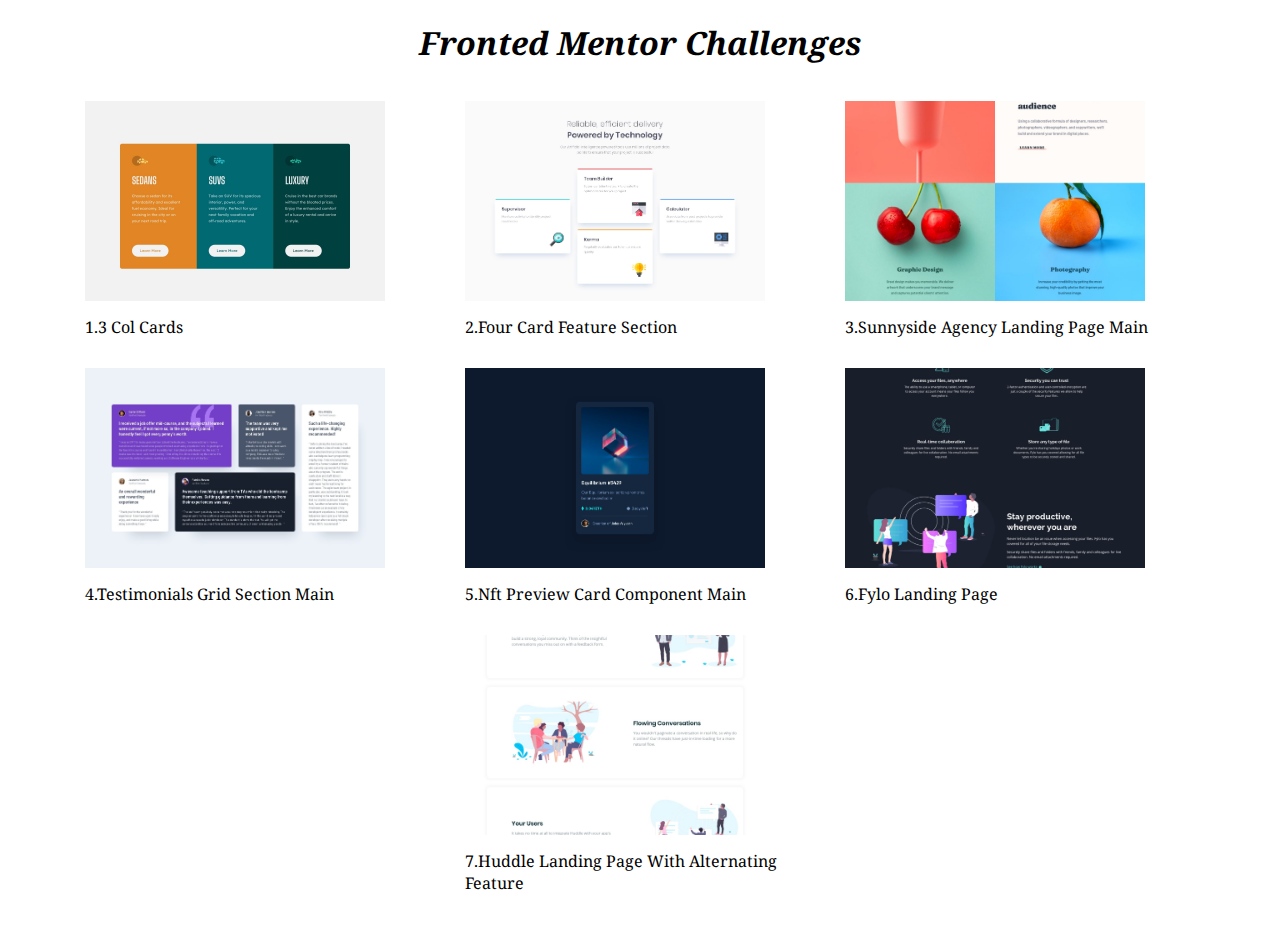
<file: index.html>
<!DOCTYPE html>
<html lang="en">
  <head>
    <meta charset="UTF-8" />
    <meta http-equiv="X-UA-Compatible" content="IE=edge" />
    <meta name="viewport" content="width=device-width, initial-scale=1.0" />
    <link rel="stylesheet" href="style.css" />
    <title>Fronted Mentor Projects</title>
  </head>
  <body>
    <div class="container">
      <h1>Fronted Mentor Challenges</h1>
      <ul id="list-projects"></ul>
    </div>
  </body>
  <script src="./script.js"></script>
</html>
</file>
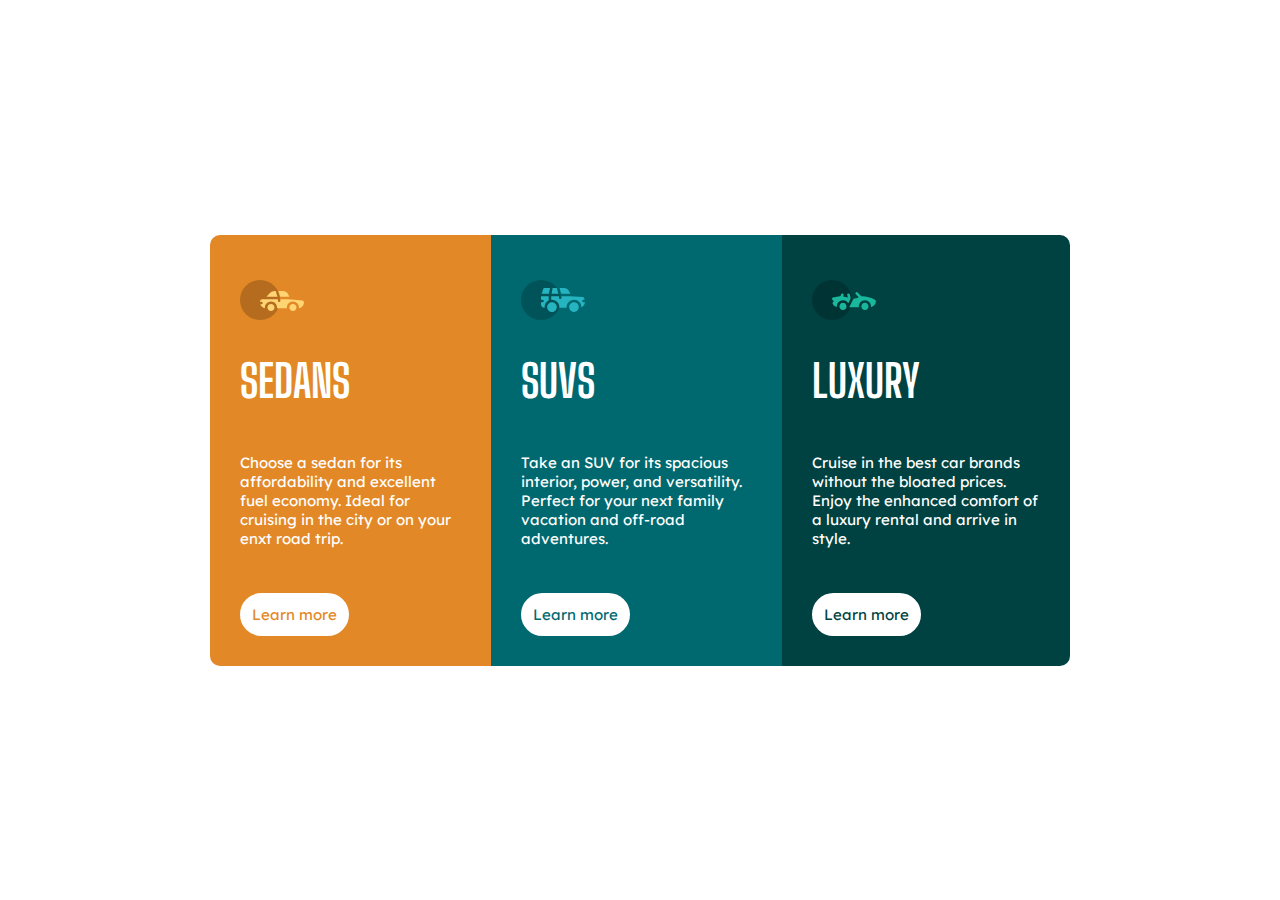
<file: 3-col-cards/index.html>
<!DOCTYPE html>
<html lang="en">
  <head>
    <meta charset="UTF-8" />
    <meta name="viewport" content="width=device-width, initial-scale=1.0" />

    <link
      rel="icon"
      type="image/png"
      sizes="32x32"
      href="./images/favicon-32x32.png"
    />
    <link rel="stylesheet" href="style.css" />
    <link rel="preconnect" href="https://fonts.gstatic.com" />
    <link
      href="https://fonts.googleapis.com/css2?family=Big+Shoulders+Display:wght@700&family=Lexend+Deca&display=swap"
      rel="stylesheet"
    />
    <title>Frontend Mentor | 3-column preview card component</title>
  </head>
  <body>
    <div class="container">
      <div class="card bright-orange">
        <img src="./images/icon-sedans.svg" alt="" />
        <h3>Sedans</h3>
        <p>
          Choose a sedan for its affordability and excellent fuel economy. Ideal
          for cruising in the city or on your enxt road trip.
        </p>
        <button class="btn">Learn more</button>
      </div>
      <div class="card dark-cyan">
        <img src="./images/icon-suvs.svg" alt="" />
        <h3>SUVs</h3>
        <p>
          Take an SUV for its spacious interior, power, and versatility. Perfect
          for your next family vacation and off-road adventures.
        </p>
        <button class="btn">Learn more</button>
      </div>
      <div class="card very-dark-cyan">
        <img src="./images/icon-luxury.svg" alt="" />
        <h3>Luxury</h3>
        <p>
          Cruise in the best car brands without the bloated prices. Enjoy the
          enhanced comfort of a luxury rental and arrive in style.
        </p>
        <button class="btn">Learn more</button>
      </div>
    </div>
    <!--
    <div class="attribution">
      Challenge by
      <a href="https://www.frontendmentor.io?ref=challenge" target="_blank"
        >Frontend Mentor</a
      >. Coded by <a href="#">Your Name Here</a>.
    </div>
  --></body>
</html>
</file>
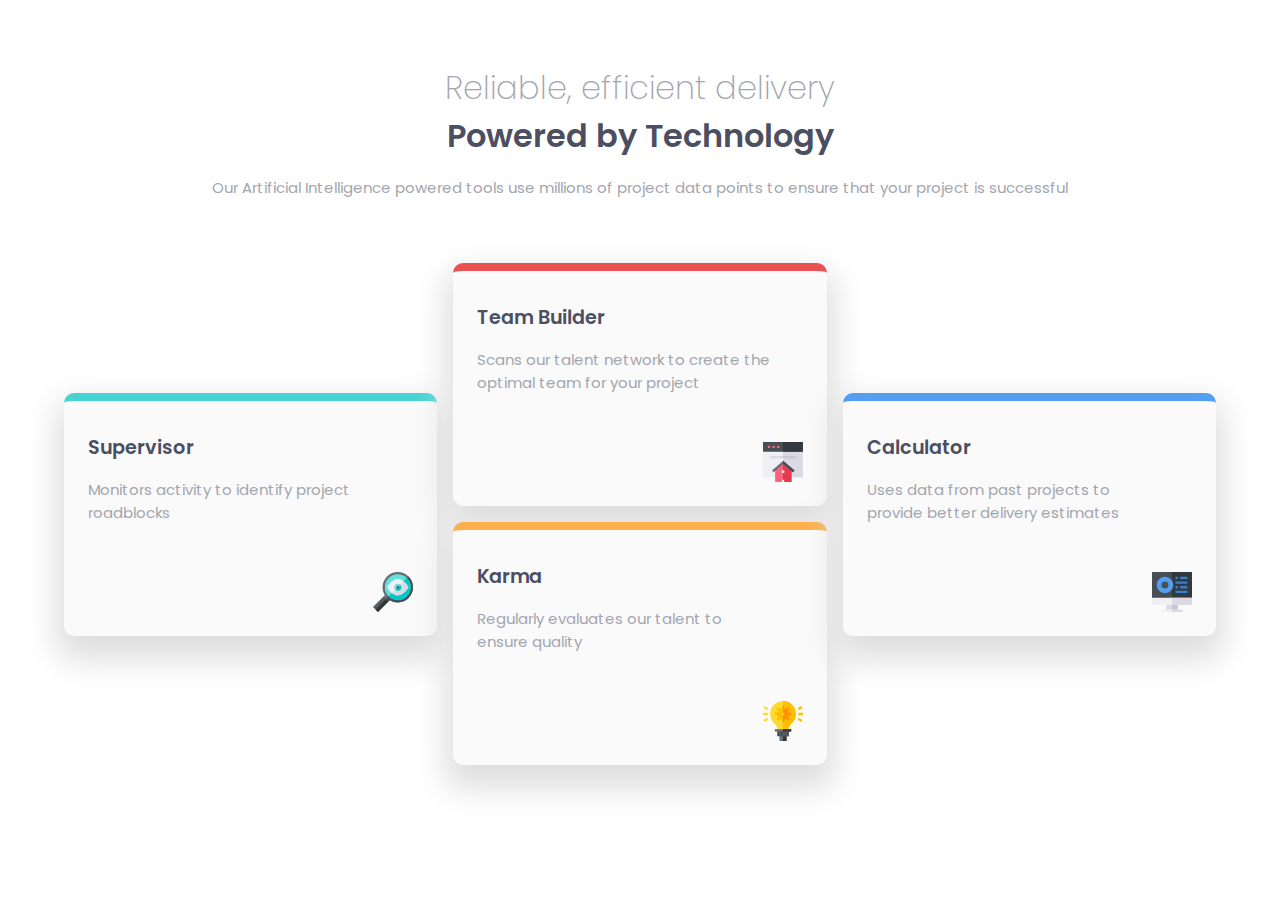
<file: four-card-feature-section/index.html>
<!DOCTYPE html>
<html lang="en">
  <head>
    <meta charset="UTF-8" />
    <meta name="viewport" content="width=device-width, initial-scale=1.0" />
    <!-- displays site properly based on user's device -->

    <link
      rel="icon"
      type="image/png"
      sizes="32x32"
      href="./images/favicon-32x32.png"
    />
    <link rel="stylesheet" href="style.css" />
    <title>Frontend Mentor | Four card feature section</title>
  </head>
  <body>
    <section class="hero-title">
      <h1>Reliable, efficient delivery</h1>
      <h1>Powered by Technology</h1>
      <p>
        Our Artificial Intelligence powered tools use millions of project data
        points to ensure that your project is successful
      </p>
    </section>
    <section class="cards-container">
         <div class="card card-supervisor">
          <h1 class="title">Supervisor</h1>
          <p>Monitors activity to identify project roadblocks</p>
          <div class="img">
            <img src="./images/icon-supervisor.svg" alt="supvervisor" /></div>
         </div>
        <div class="card card-team-builder">
          <h1 class="title">Team Builder</h1>
          <p>
            Scans our talent network to create the optimal team for your project
          </p>
          <div class="img"><img src="./images/icon-team-builder.svg" alt="team-builder" /></div>
        </div>
        <div class="card card-karma">
          <h1 class="title">Karma</h1>
          <p>Regularly evaluates our talent to ensure quality</p>
          <div class="img"><img src="./images/icon-karma.svg" alt="karma" /></div>
        </div>
      </div>
      <div class="card card-calculator">
        <h1 class="title">Calculator</h1>
        <p>Uses data from past projects to provide better delivery estimates</p>
        <div class="img"><img src="./images/icon-calculator.svg" alt="Calculator" /></div>
      </div>
    </section>
  </body>
</html>
</file>
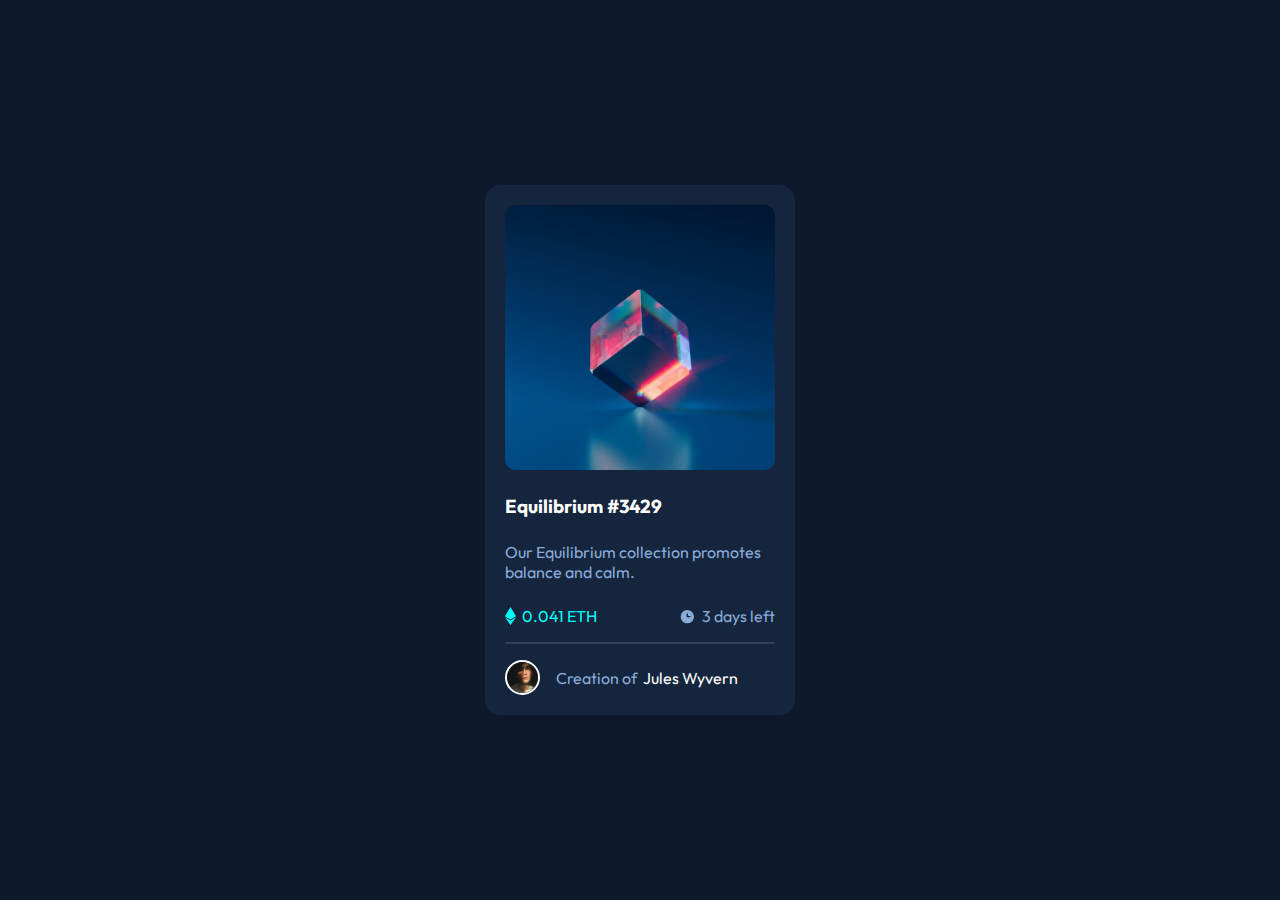
<file: nft-preview-card-component-main/index.html>
<!DOCTYPE html>
<html lang="en">
  <head>
    <meta charset="UTF-8" />
    <meta name="viewport" content="width=device-width, initial-scale=1.0" />
    <!-- displays site properly based on user's device -->

    <link
      rel="icon"
      type="image/png"
      sizes="32x32"
      href="./images/favicon-32x32.png"
    />
    <link rel="stylesheet" href="style.css" />
    <title>Frontend Mentor | NFT preview card component</title>

    <!-- Feel free to remove these styles or customise in your own stylesheet 👍 -->
  </head>
  <div class="box">
    <div class="card">
      <div class="card-img">
        <img src="./images/image-equilibrium.jpg" alt="nft-picture" />
        <div class="eyes"></div>
      </div>
      <div class="card-title"><h3>Equilibrium #3429</h3></div>
      <div class="card-info">
        <p>Our Equilibrium collection promotes balance and calm.</p>
      </div>
      <div class="card-price">
        <div>
          <img src="./images/icon-ethereum.svg" alt="etherum" /> 0.041 ETH
        </div>
        <div><img src="./images/icon-clock.svg" alt="clock" />3 days left</div>
      </div>
      <hr />
      <div class="card-footer">
        <img src="./images/image-avatar.png" alt="clock" />Creation of
        <span>Jules Wyvern</span>
      </div>
    </div>
  </div>
</html>
</file>
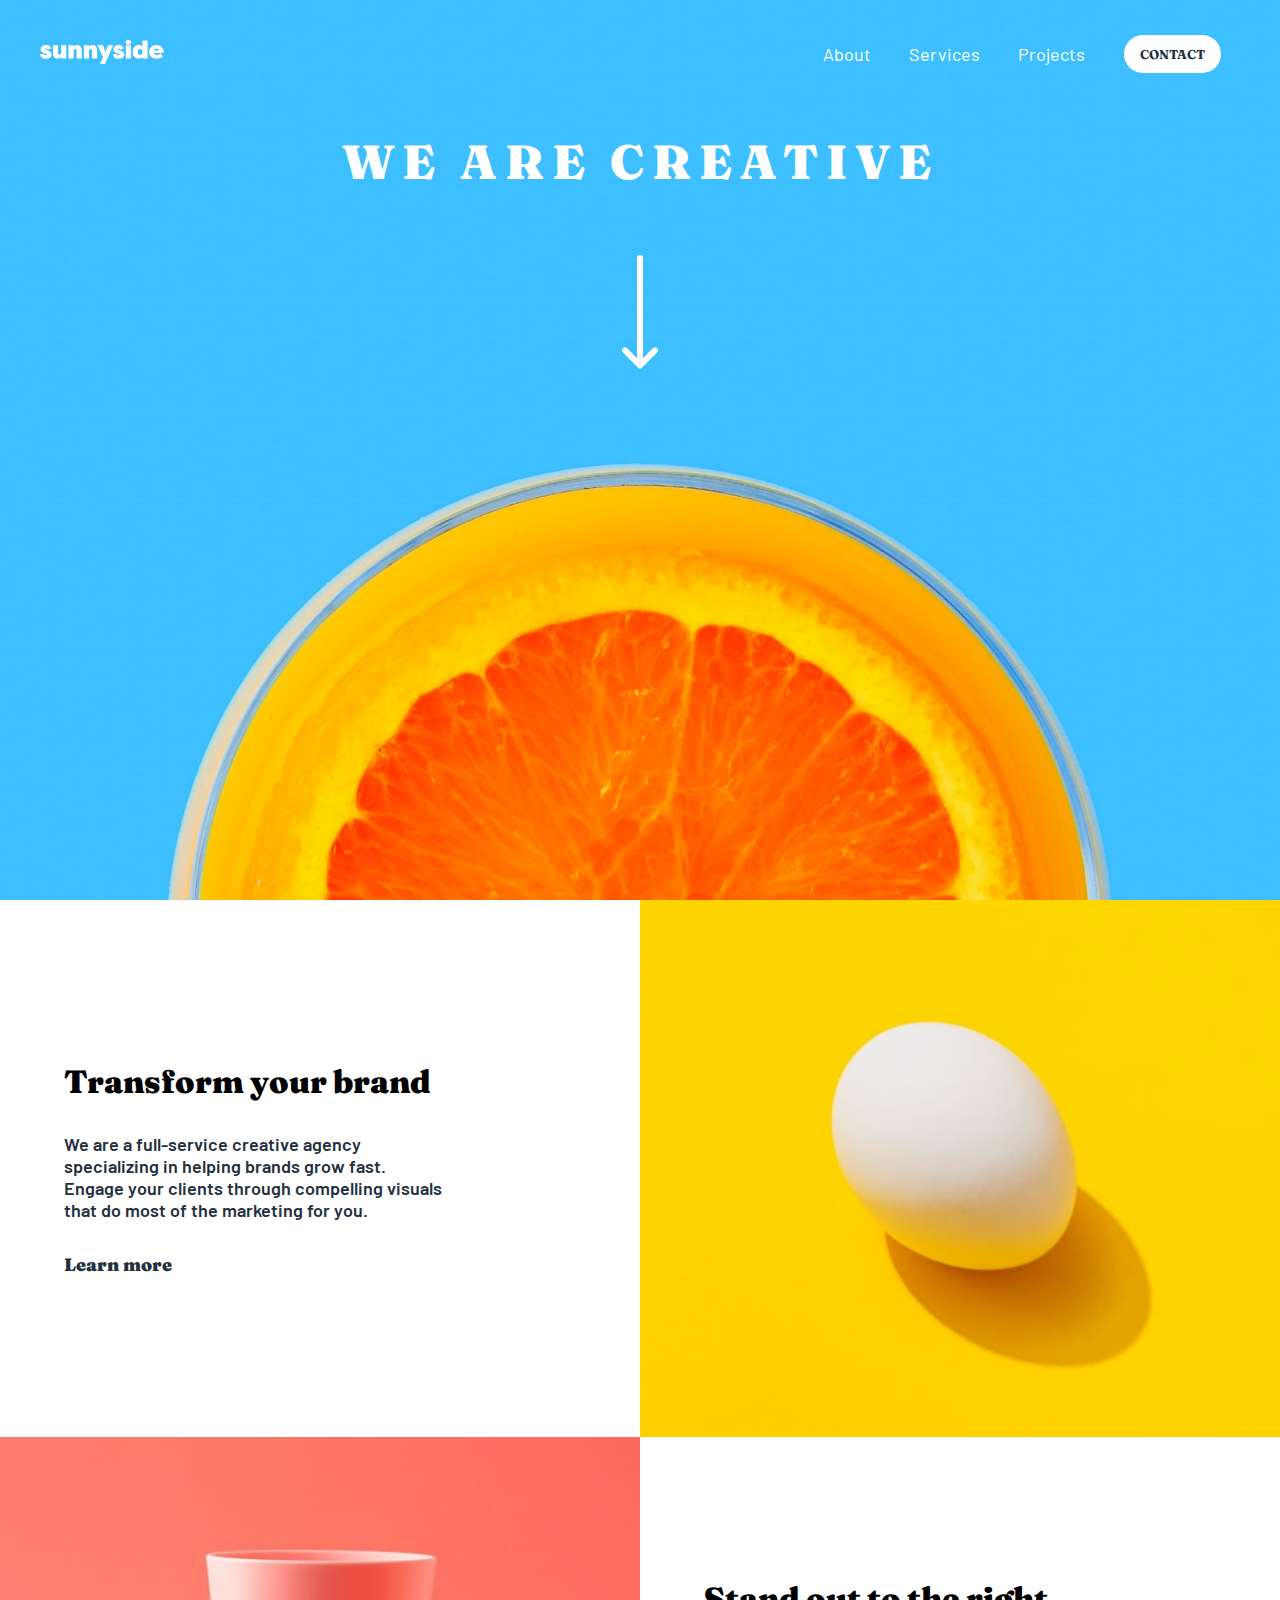
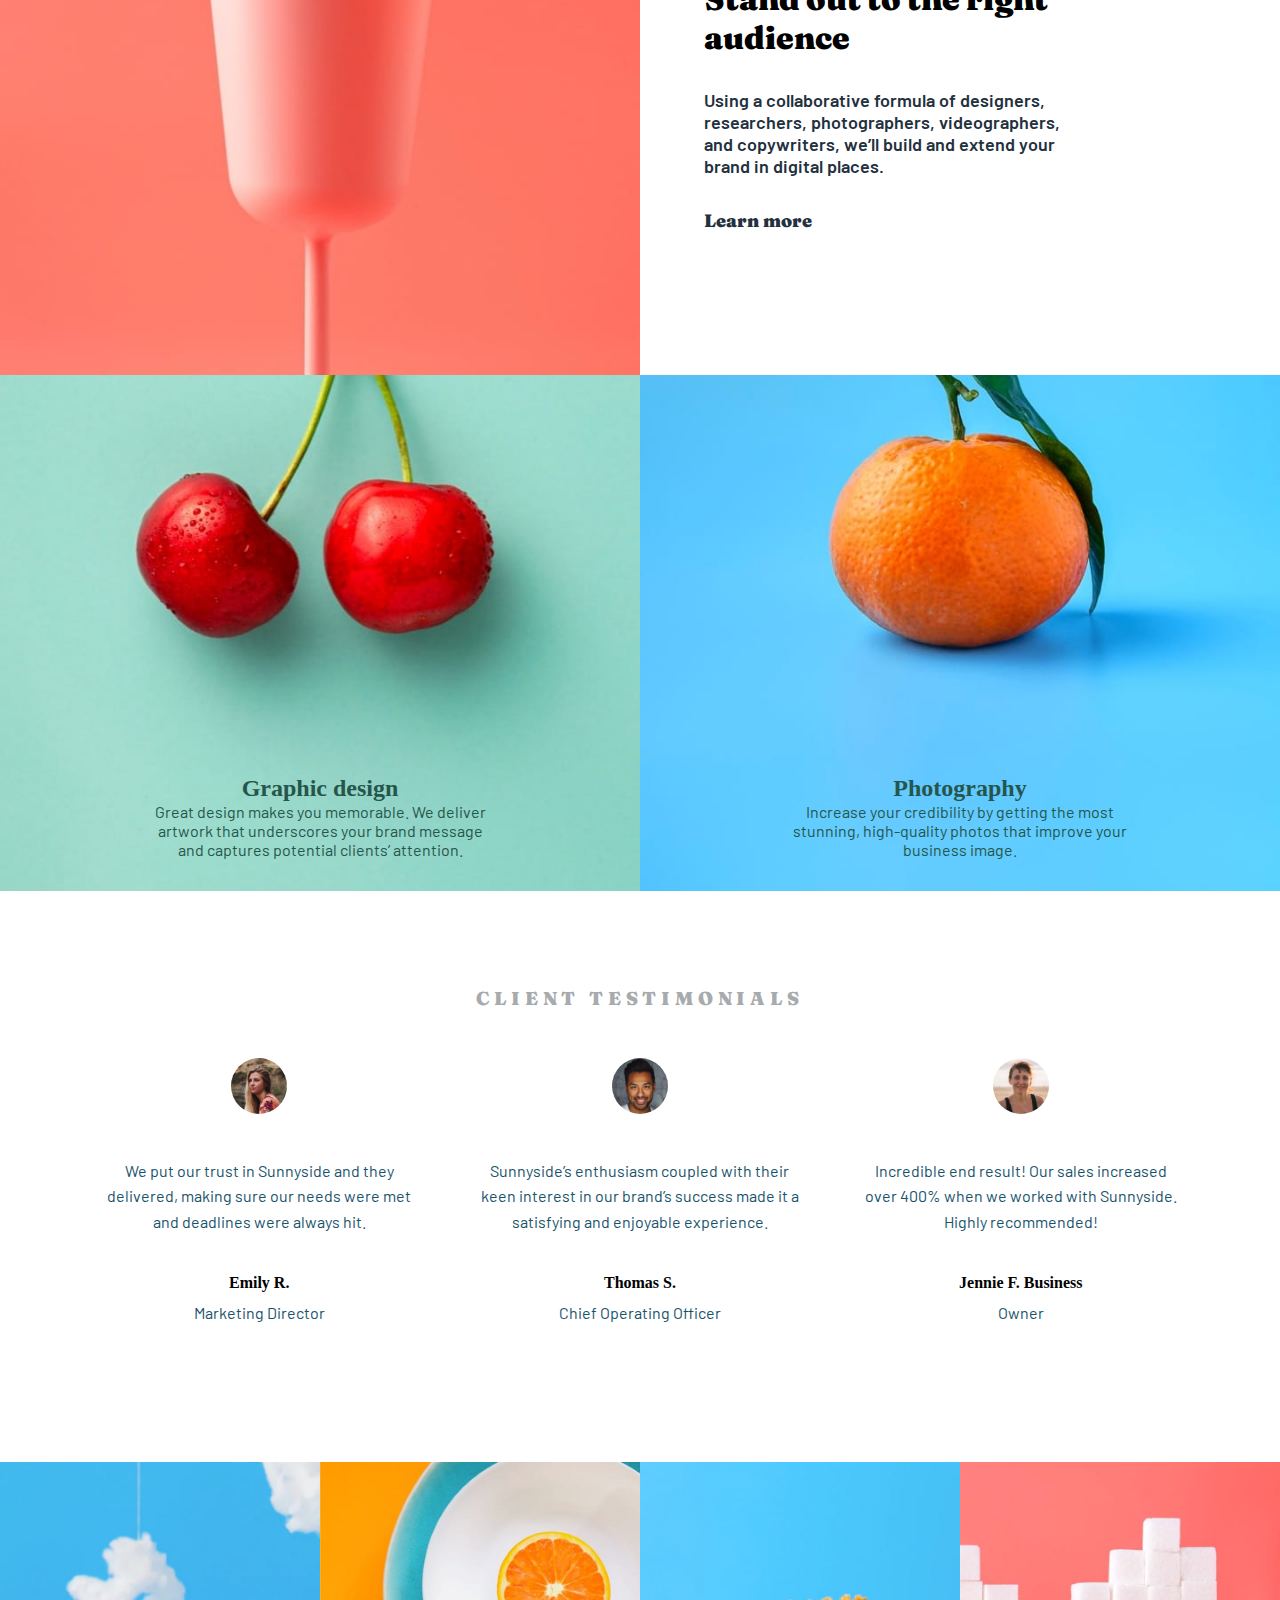
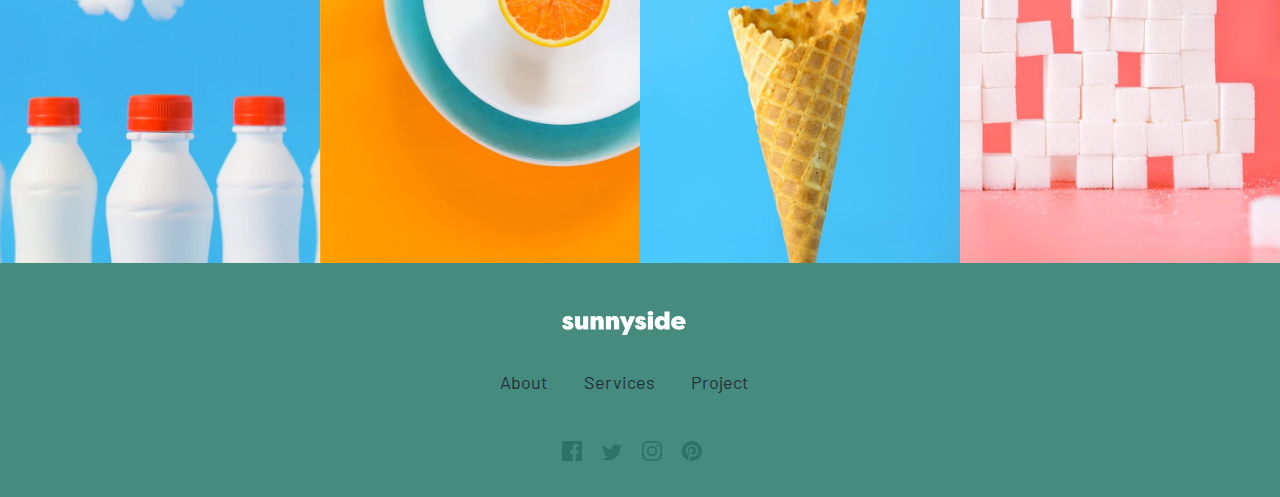
<file: old_sunnyside-agency-landing-page-main/index.html>
<!DOCTYPE html>
<html lang="en">
  <head>
    <meta charset="UTF-8" />
    <meta name="viewport" content="width=device-width, initial-scale=1.0" />
    <!-- displays site properly based on user's device -->

    <link rel="stylesheet" href="style.css" />
    <link
      rel="icon"
      type="image/png"
      sizes="32x32"
      href="./images/favicon-32x32.png"
    />

    <title>Frontend Mentor | Sunnyside agency landing page</title>
  </head>
  <body>
    <div class="container">
      <header>
        <div class="nav-bar">
          <div class="logo"><img src="./images/logo.svg" alt="" /></div>
          <nav>
            <ul>
              <li><a href="#">About</a></li>
              <li><a href="#">Services</a></li>
              <li><a href="#">Projects</a></li>
              <li><a href="#">Contact</a></li>
            </ul>
          </nav>
          <img
            src="images/icon-hamburger.svg"
            alt="hamburger"
            class="mobile-menu"
            id="menu"
          />
        </div>
        <div class="header-title">
          <h1>We are creative</h1>
          <img src="./images/icon-arrow-down.svg" alt="" />
        </div>
      </header>
      <div class="mobile-nav" id="mobileNav">
        <nav>
          <ul>
            <li><a href="#">About</a></li>
            <li><a href="#">Services</a></li>
            <li><a href="#">Projects</a></li>
            <li><a href="#">Contact</a></li>
          </ul>
        </nav>
      </div>
      <main>
        <div class="article">
          <div class="content-text">
            <h1>Transform your brand</h1>
            <p>
              We are a full-service creative agency specializing in helping
              brands grow fast. Engage your clients through compelling visuals
              that do most of the marketing for you.
            </p>
            <a href="">Learn more</a>
          </div>
          <div class="content-img">
            <img src="./images/desktop/image-transform.jpg" alt="" />
          </div>
        </div>
        <div class="article">
          <div class="content-img">
            <img src="./images/desktop/image-stand-out.jpg" alt="" />
          </div>
          <div class="content-text">
            <h1>Stand out to the right audience</h1>
            <p>
              Using a collaborative formula of designers, researchers,
              photographers, videographers, and copywriters, we’ll build and
              extend your brand in digital places.
            </p>
            <a href="">Learn more</a>
          </div>
        </div>
        <div class="article">
          <div class="img-text">
            <h1>Graphic design</h1>
            <p>
              Great design makes you memorable. We deliver artwork that
              underscores your brand message and captures potential clients’
              attention.
            </p>
          </div>
          <div class="img-text">
            <h1>Photography</h1>
            <p>
              Increase your credibility by getting the most stunning,
              high-quality photos that improve your business image.
            </p>
          </div>
        </div>
      </main>
      <div class="testimonials">
        <h3>Client testimonials</h3>
        <div class="persons">
          <div class="card-person">
            <div><img src="./images/image-emily.jpg" alt="" /></div>
            <p>
              We put our trust in Sunnyside and they delivered, making sure our
              needs were met and deadlines were always hit.
            </p>
            <h2>Emily R.</h2>
            <p class="job">Marketing Director</p>
          </div>
          <div class="card-person">
            <div><img src="./images/image-thomas.jpg" alt="" /></div>
            <p>
              Sunnyside’s enthusiasm coupled with their keen interest in our
              brand’s success made it a satisfying and enjoyable experience.
            </p>
            <h2>Thomas S.</h2>
            <p class="job">Chief Operating Officer</p>
          </div>
          <div class="card-person">
            <div><img src="./images/image-jennie.jpg" alt="" /></div>
            <p>
              Incredible end result! Our sales increased over 400% when we
              worked with Sunnyside. Highly recommended!
            </p>
            <h2>Jennie F. Business</h2>
            <p class="job">Owner</p>
          </div>
        </div>
      </div>
      <div class="gallery">
        <div>
          <img src="./images/desktop/image-gallery-milkbottles.jpg" alt="" />
        </div>
        <div>
          <img src="./images/desktop/image-gallery-orange.jpg" alt="" />
        </div>
        <div><img src="./images/desktop/image-gallery-cone.jpg" alt="" /></div>
        <div>
          <img src="./images/desktop/image-gallery-sugarcubes.jpg" alt="" />
        </div>
      </div>
      <footer>
        <div class="footer-logo"><img src="./images/logo.svg" alt="" /></div>
        <div>
          <a href="">About</a>
          <a href="">Services</a>
          <a href="">Project</a>
        </div>
        <div>
          <a href=""><img src="images/icon-facebook.svg" alt="" /></a>
          <a href=""><img src="images/icon-twitter.svg" alt="" /></a>
          <a href=""><img src="images/icon-instagram.svg" alt="" /></a>
          <a href=""><img src="images/icon-pinterest.svg" alt="" /></a>
        </div>
      </footer>
    </div>
    <script src="js.js"></script>
  </body>
</html>
</file>
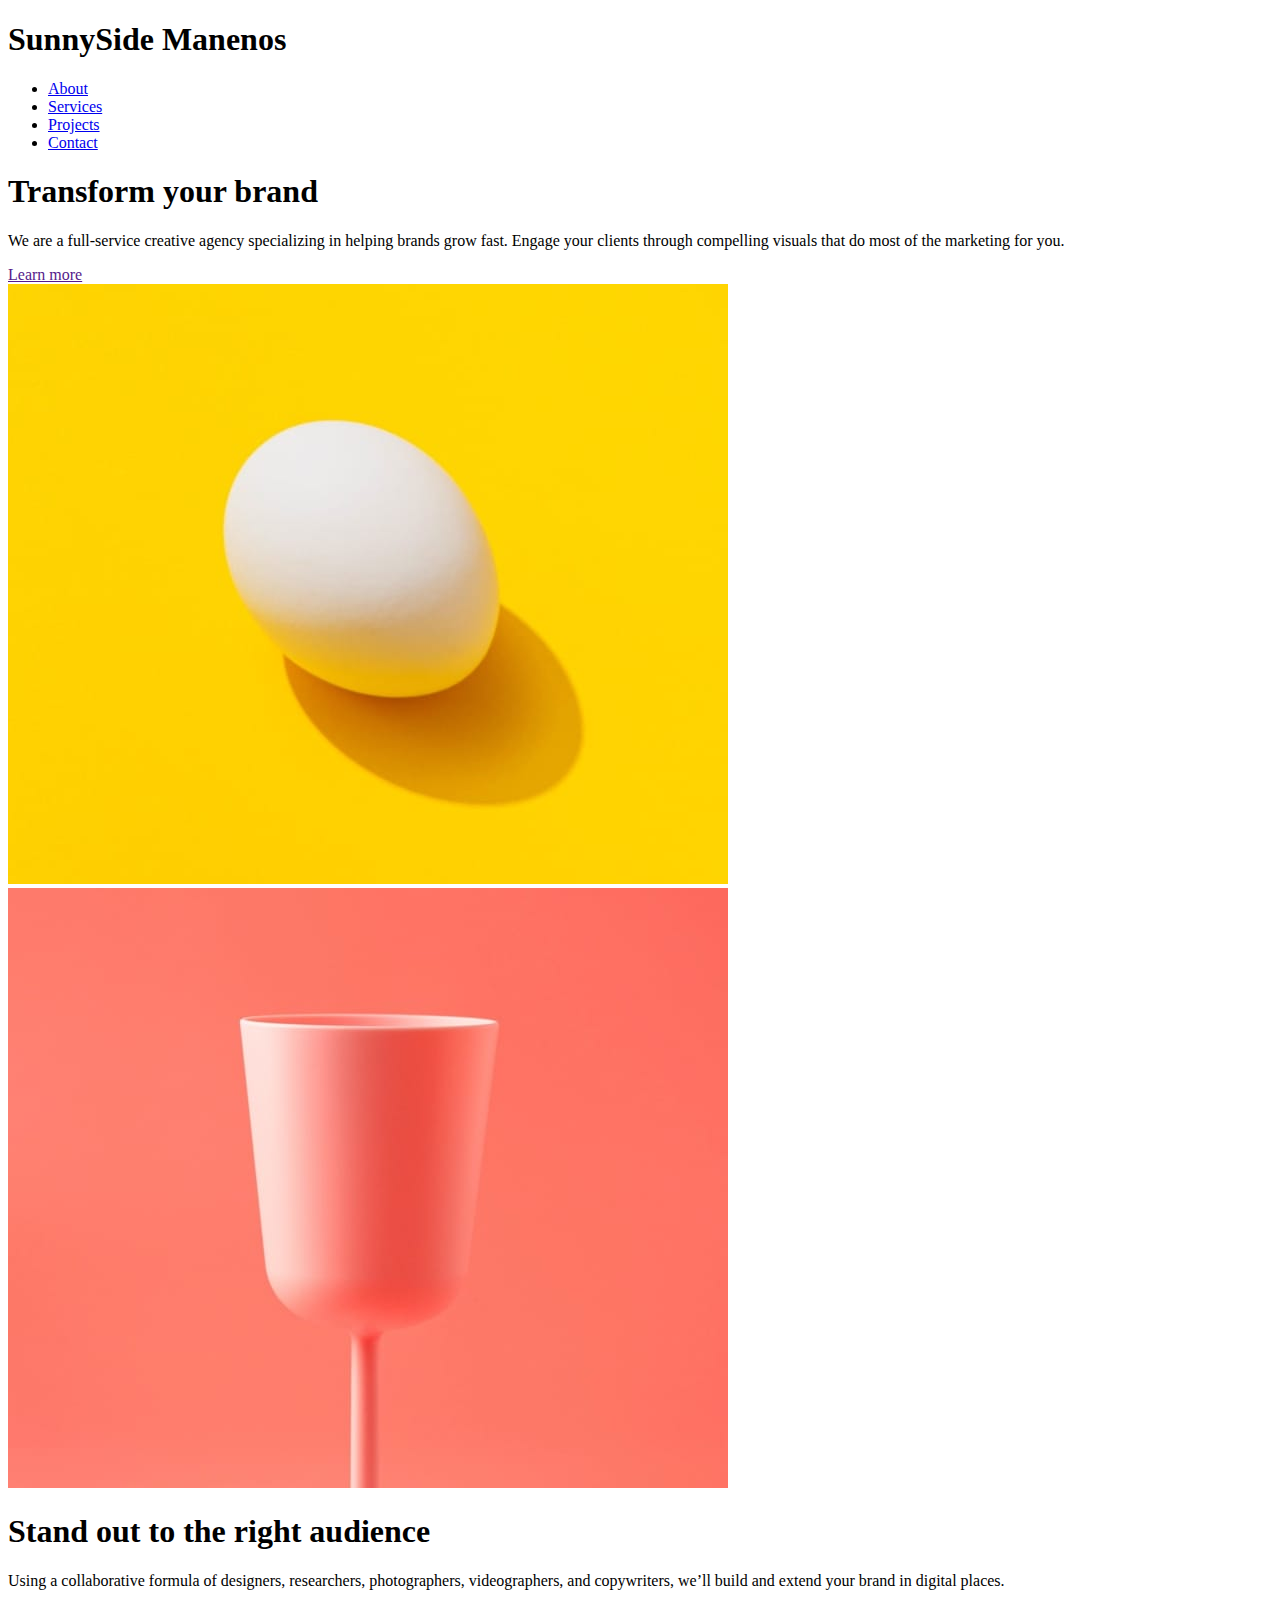
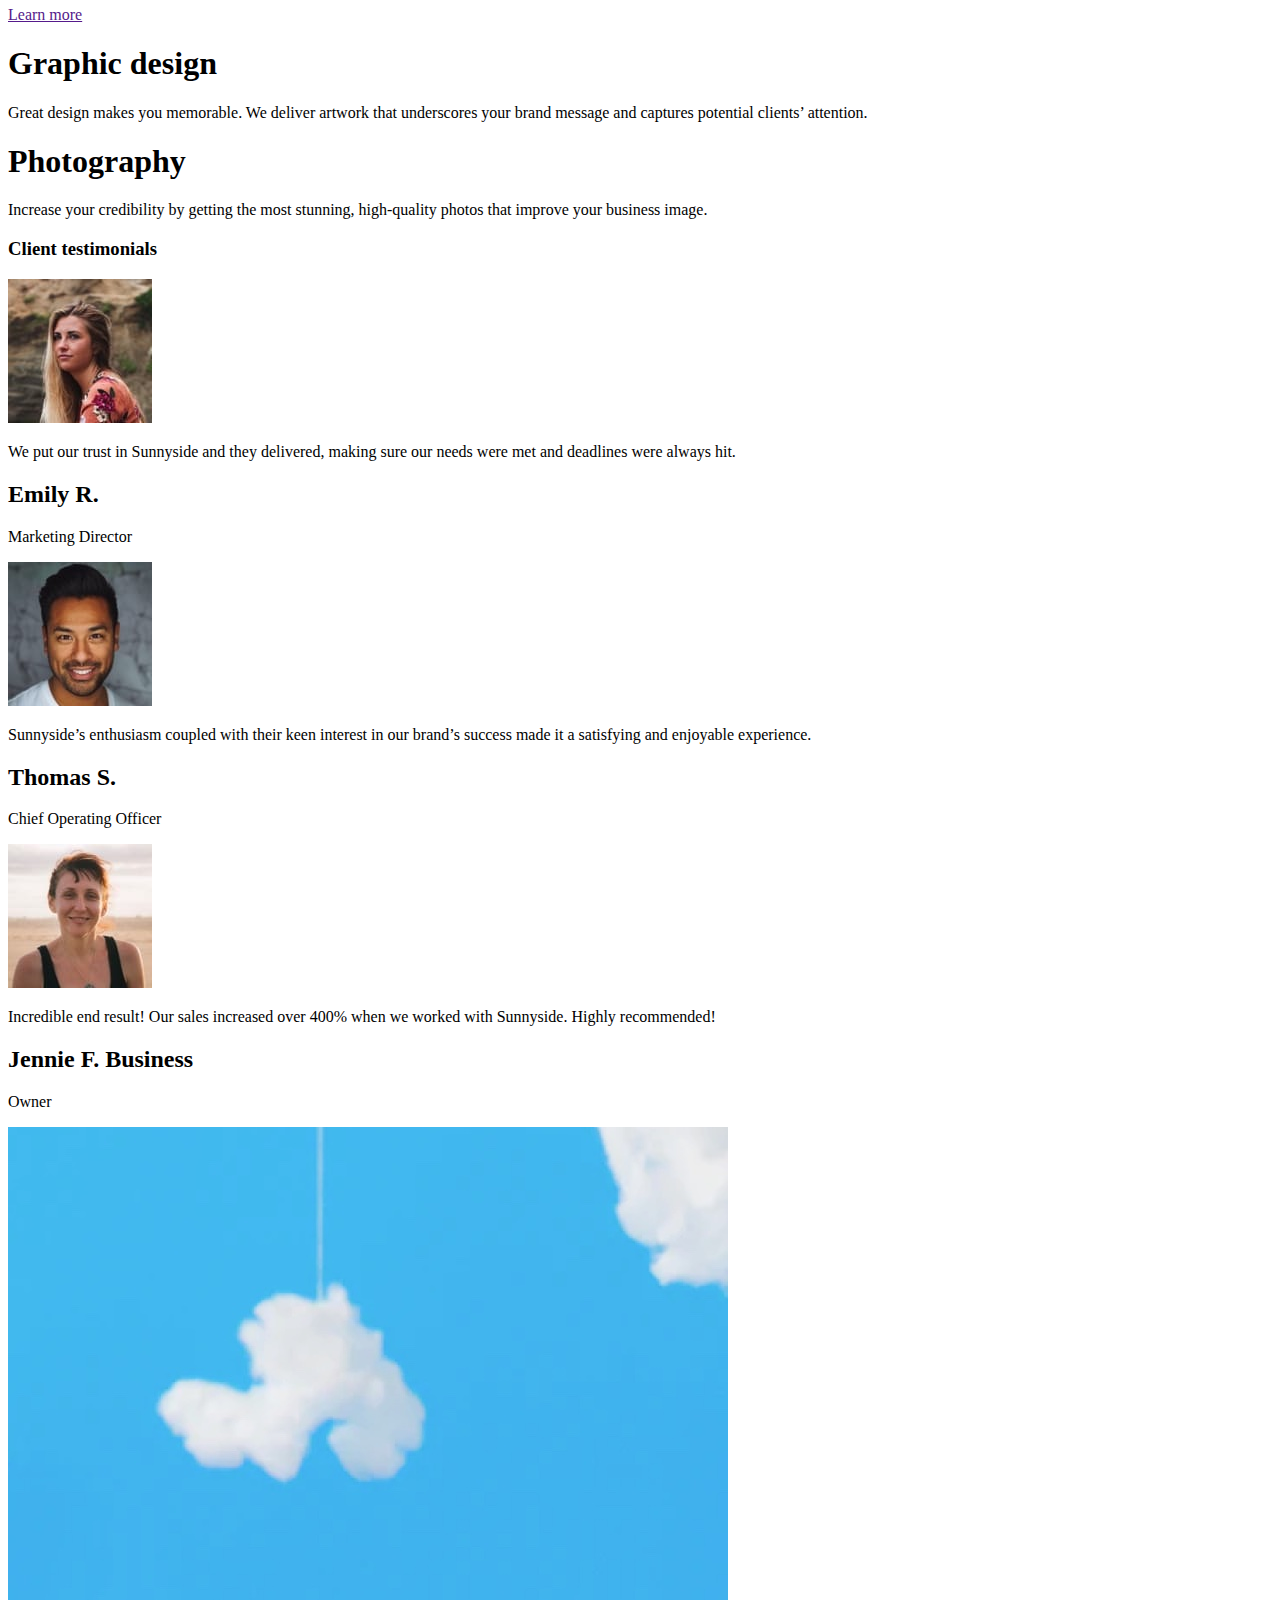
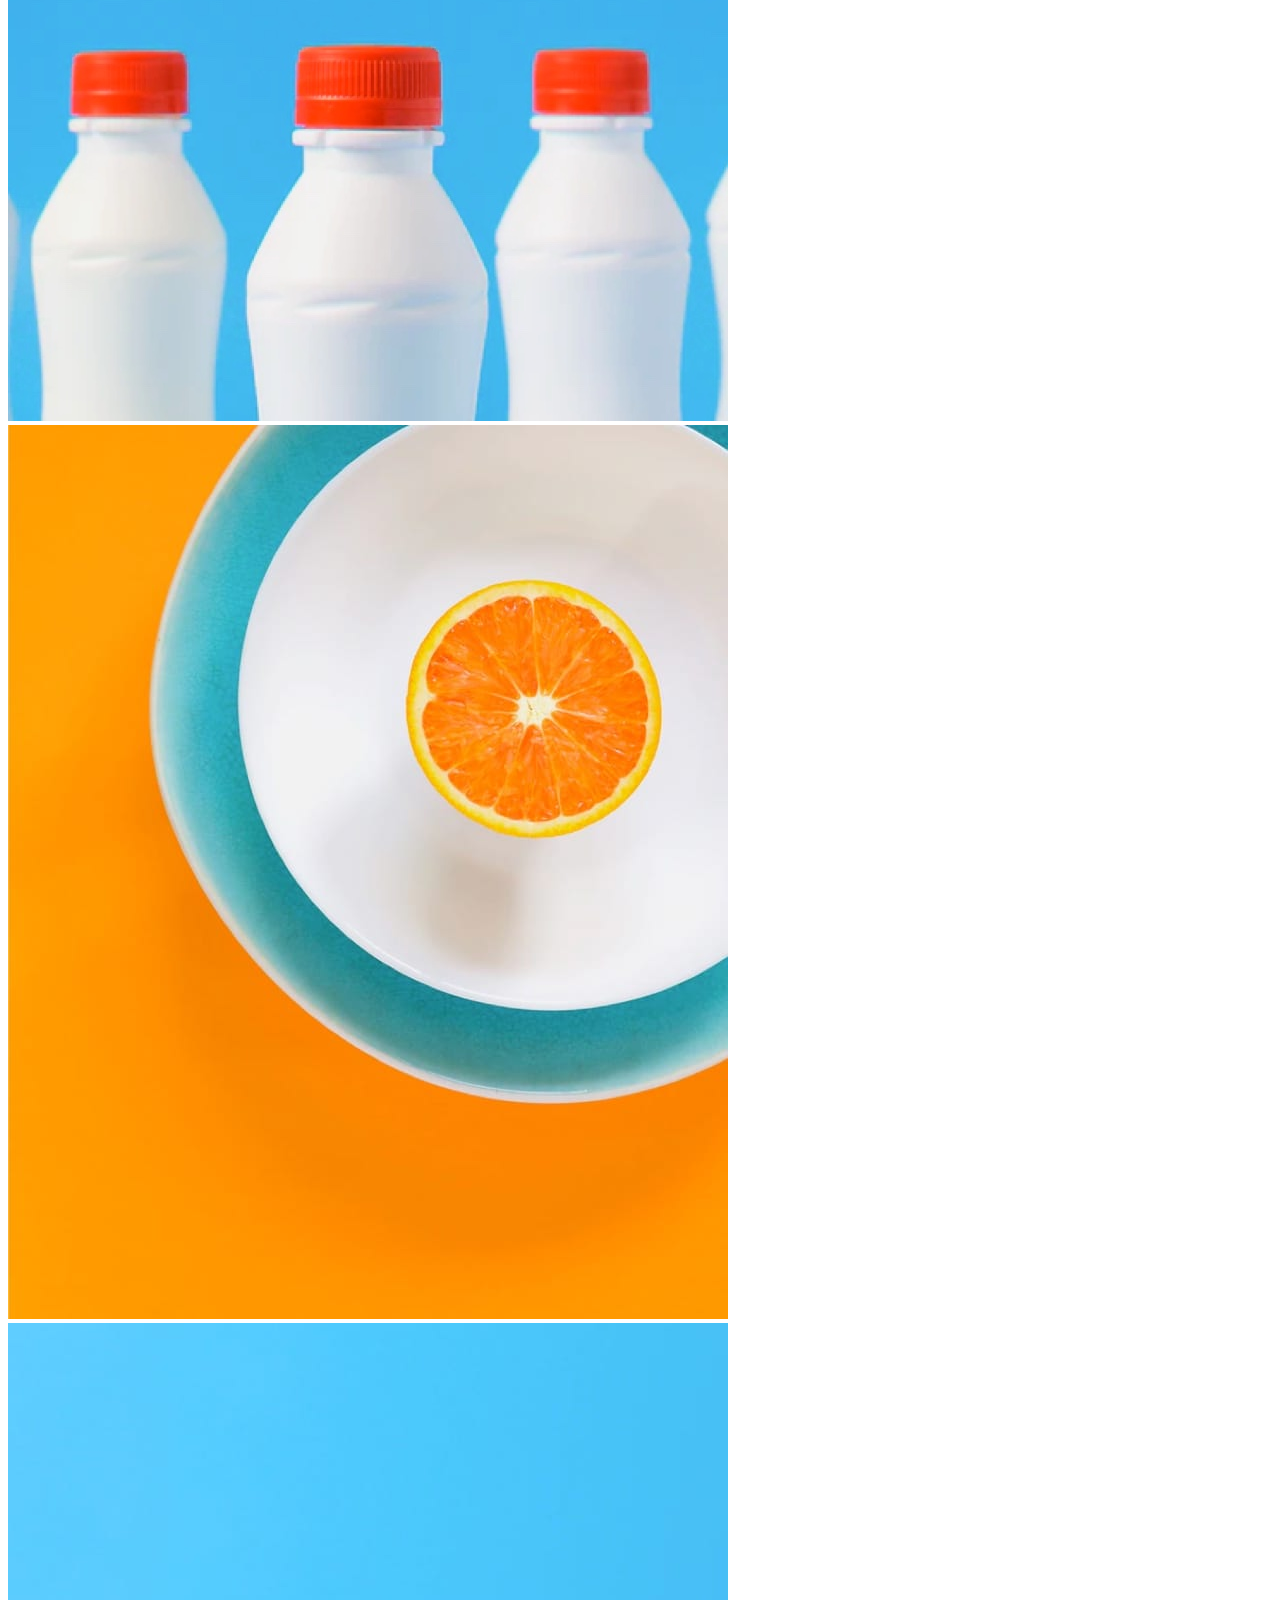
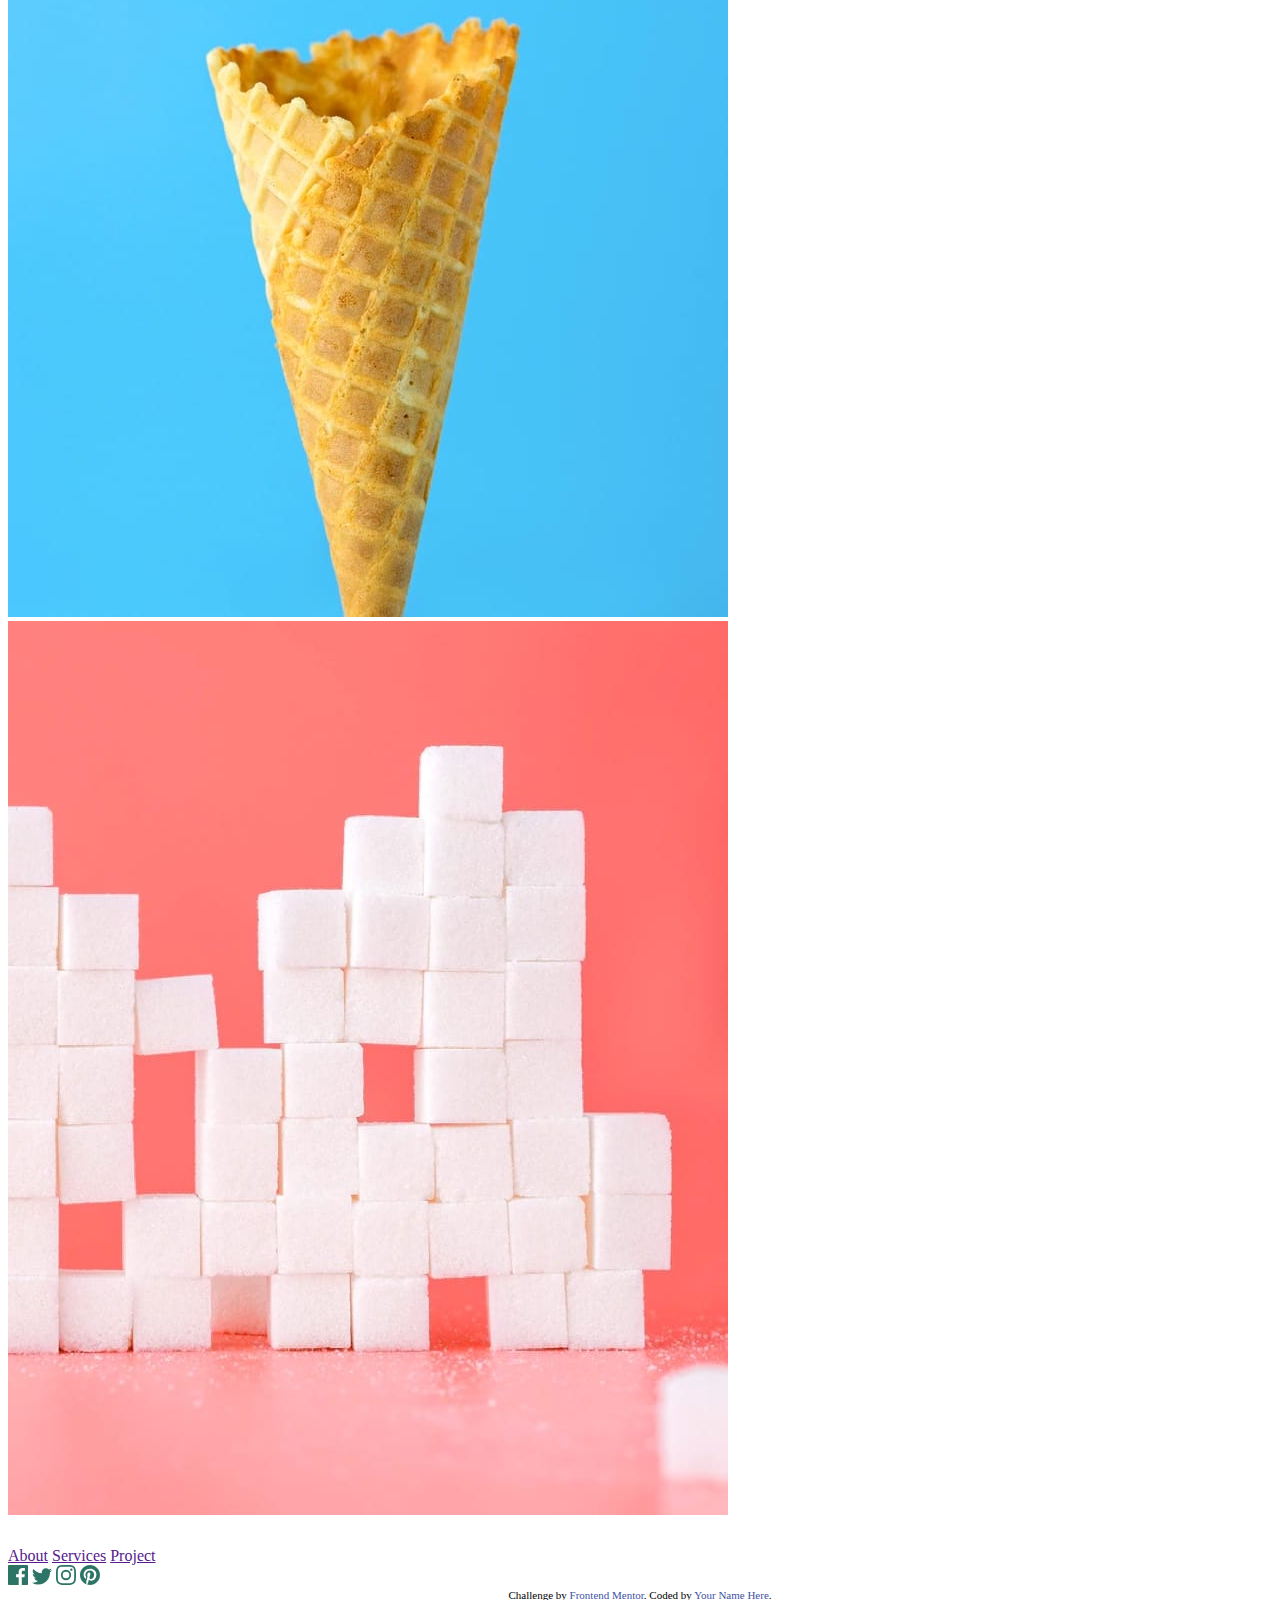
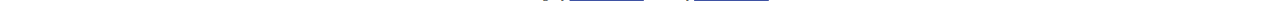
<file: sunnyside-agency-landing-page-main/index.html>
<!DOCTYPE html>
<html lang="en">

<head>
  <meta charset="UTF-8">
  <!-- Style sheet -->
  <link rel="stylesheet" href="styles/style.css" <meta name="viewport" content="width=device-width, initial-scale=1.0">
  <!-- displays site properly based on user's device -->
  <link rel="icon" type="image/png" sizes="32x32" href="./images/favicon-32x32.png">

  <title>Frontend Mentor | Sunnyside agency landing page</title>

  <!-- Feel free to remove these styles or customise in your own stylesheet 👍 -->
  <style>
    .attribution {
      font-size: 11px;
      text-align: center;
    }

    .attribution a {
      color: hsl(228, 45%, 44%);
    }
  </style>
</head>

<body>
  <div class="header">
    <H1>SunnySide Manenos</H1>
    <!-- <div class="logo"><img src="images/logo.svg" alt=""></div> -->
    <nav class="navigation-menu">
      <ul>
        <li> <a href="#">About</a></li>
        <li><a href="#">Services</a></li>
        <li><a href="#">Projects</a></li>
        <li><a href="#">Contact</a></li>
      </ul>
    </nav>
  </div>
  <main>
    <div class="services">
      <div class="article">
        <div class="content-text">
          <h1>Transform your brand</h1>
          <p>
            We are a full-service creative agency specializing in helping
            brands grow fast. Engage your clients through compelling visuals
            that do most of the marketing for you.
          </p>
          <a href="">Learn more</a>
        </div>
        <div class="content-img">
          <img src="./images/desktop/image-transform.jpg" alt="" />

        </div>
      </div>
      <div class="article">
        <div class="content-img">
          <img src="./images/desktop/image-stand-out.jpg" alt="" />
        </div>
        <div class="content-text"></div>
        <h1>Stand out to the right audience</h1>
        <p>
          Using a collaborative formula of designers, researchers,
          photographers, videographers, and copywriters, we’ll build and
          extend your brand in digital places.
        </p>
        <a href="">Learn more</a>
        <div class="article">
          <div class="img-text">
            <h1>Graphic design</h1>
            <p>
              Great design makes you memorable. We deliver artwork that
              underscores your brand message and captures potential clients’
              attention.
            </p>
          </div>
          <div class="img-text">
            <h1>Photography</h1>
            <p>
              Increase your credibility by getting the most stunning,
              high-quality photos that improve your business image.
            </p>
          </div>
        </div>
      </div>
    </div>
    <div class="testimonials">
      <h3>Client testimonials</h3>
      <div class="persons">
        <div class="card-person">
          <div><img src="./images/image-emily.jpg" alt="" /></div>
          <p>
            We put our trust in Sunnyside and they delivered, making sure our
            needs were met and deadlines were always hit.
          </p>
          <h2>Emily R.</h2>
          <p class="job">Marketing Director</p>
        </div>
        <div class="card-person">
          <div><img src="./images/image-thomas.jpg" alt="" /></div>
          <p>
            Sunnyside’s enthusiasm coupled with their keen interest in our
            brand’s success made it a satisfying and enjoyable experience.
          </p>
          <h2>Thomas S.</h2>
          <p class="job">Chief Operating Officer</p>
        </div>
        <div class="card-person">
          <div><img src="./images/image-jennie.jpg" alt="" /></div>
          <p>
            Incredible end result! Our sales increased over 400% when we
            worked with Sunnyside. Highly recommended!
          </p>
          <h2>Jennie F. Business</h2>
          <p class="job">Owner</p>
        </div>
      </div>
    </div>
    <div class="gallery">
      <div>
        <img src="./images/desktop/image-gallery-milkbottles.jpg" alt="" />
      </div>
      <div>
        <img src="./images/desktop/image-gallery-orange.jpg" alt="" />
      </div>
      <div><img src="./images/desktop/image-gallery-cone.jpg" alt="" /></div>
      <div>
        <img src="./images/desktop/image-gallery-sugarcubes.jpg" alt="" />
      </div>
    </div>
    <!-- <div>One</div>
      <div>Two</div>
      <div>Three</div>
      <div>Four</div>
      <div>Five</div>
      <div>Five</div> -->
  </main>
  <footer>
    <div class="footer-logo"><img src="./images/logo.svg" alt="" /></div>
    <div>
      <a href="">About</a>
      <a href="">Services</a>
      <a href="">Project</a>
    </div>
    <div>
      <a href=""><img src="images/icon-facebook.svg" alt="" /></a>
      <a href=""><img src="images/icon-twitter.svg" alt="" /></a>
      <a href=""><img src="images/icon-instagram.svg" alt="" /></a>
      <a href=""><img src="images/icon-pinterest.svg" alt="" /></a>
    </div>
  </footer>
  </div>
  <script src="js.js"></script>
  <!-- 
  About
  Services
  Projects
  Contact

  We are creatives

  Transform your brand

  We are a full-service creative agency specializing in helping brands grow fast.
  Engage your clients through compelling visuals that do most of the marketing for you.

  Learn more

  Stand out to the right audience

  Using a collaborative formula of designers, researchers, photographers, videographers, and copywriters, we’ll build
  and extend your brand in digital places.

  Learn more

  Graphic design
  Great design makes you memorable. We deliver artwork that underscores your brand message and captures potential
  clients’ attention.

  Photography
  Increase your credibility by getting the most stunning, high-quality photos that improve your business image.

  Client testimonials

  We put our trust in Sunnyside and they delivered, making sure our needs were met and deadlines were always hit.
  Emily R.
  Marketing Director

  Sunnyside’s enthusiasm coupled with their keen interest in our brand’s success made it a satisfying and enjoyable
  experience.
  Thomas S.
  Chief Operating Officer

  Incredible end result! Our sales increased over 400% when we worked with Sunnyside. Highly recommended!
  Jennie F.
  Business Owner

  About
  Services
  Projects
  Contact -->

  <div class="attribution">
    Challenge by <a href="https://www.frontendmentor.io?ref=challenge" target="_blank">Frontend Mentor</a>.
    Coded by <a href="#">Your Name Here</a>.
  </div>
</body>

</html>
</file>
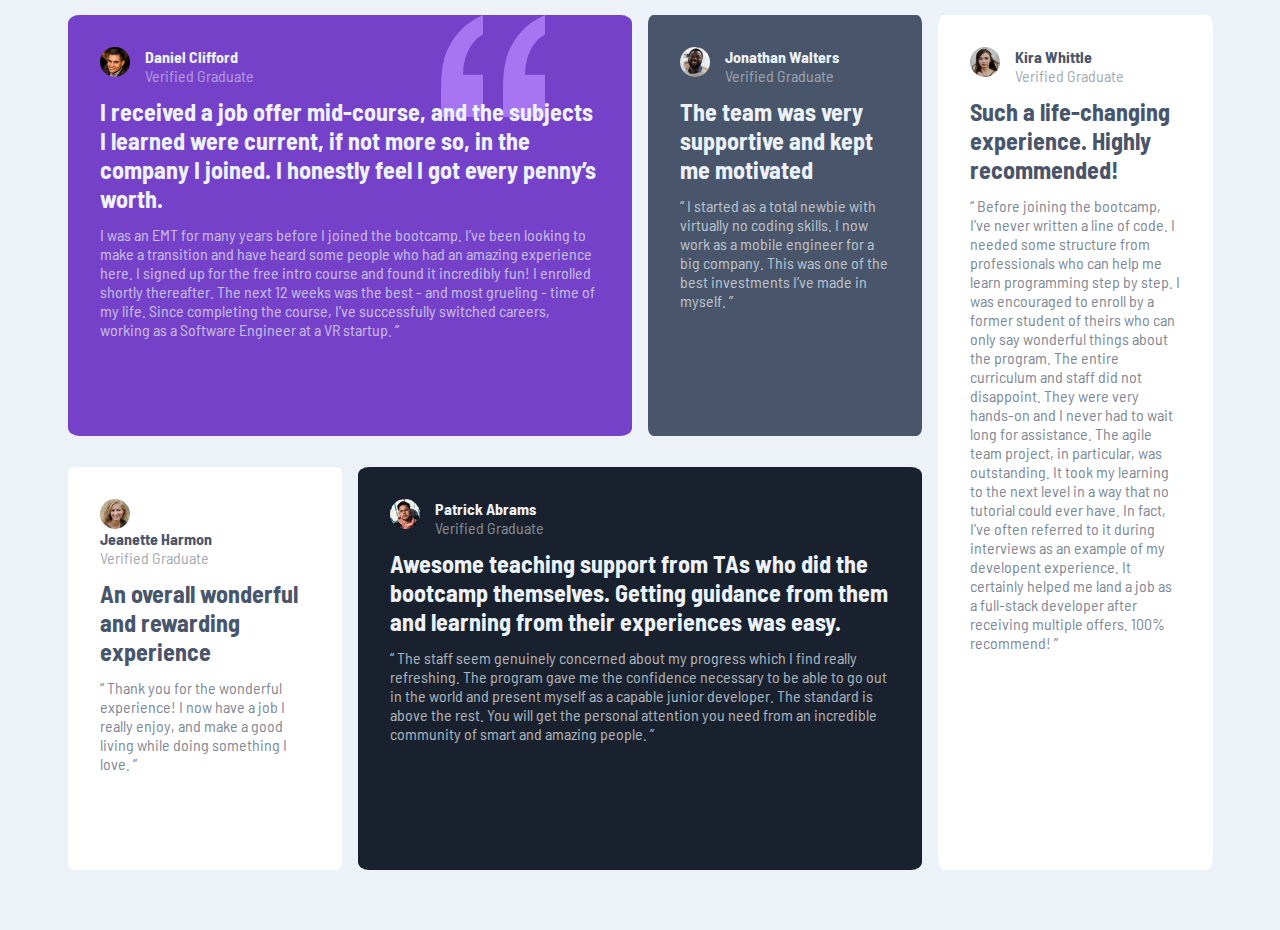
<file: testimonials-grid-section-main/index.html>
<!DOCTYPE html>
<html lang="en">
  <head>
    <meta charset="UTF-8" />
    <meta name="viewport" content="width=device-width, initial-scale=1.0" />
    <!-- displays site properly based on user's device -->

    <link
      rel="icon"
      type="image/png"
      sizes="32x32"
      href="./images/favicon-32x32.png"
    />
    <link rel="stylesheet" href="style.css" />
    <link rel="preconnect" href="https://fonts.gstatic.com" />
    <link
      href="https://fonts.googleapis.com/css2?family=Barlow+Semi+Condensed:wght@500;600&display=swap"
      rel="stylesheet"
    />
    <title>Frontend Mentor | [Challenge Name Here]</title>
  </head>
  <body>
    <div class="container">
      <div class="box1">
        <div class="introduction">
          <img src="./images/image-daniel.jpg" alt="" />
          <div class="name">
            <h4 class="primary">Daniel Clifford</h4>
            <p id="verified-primary">Verified Graduate</p>
          </div>
        </div>
        <div class="primary">
          <h2>
            I received a job offer mid-course, and the subjects I learned were
            current, if not more so, in the company I joined. I honestly feel I
            got every penny’s worth.
          </h2>
          <p>
            I was an EMT for many years before I joined the bootcamp. I’ve been
            looking to make a transition and have heard some people who had an
            amazing experience here. I signed up for the free intro course and
            found it incredibly fun! I enrolled shortly thereafter. The next 12
            weeks was the best - and most grueling - time of my life. Since
            completing the course, I’ve successfully switched careers, working
            as a Software Engineer at a VR startup. ”
          </p>
        </div>
      </div>
      <div class="box2">
        <div class="introduction">
          <img src="./images/image-jonathan.jpg" alt="" />
          <div class="name">
            <h4 class="primary">Jonathan Walters</h4>
            <p id="verified-primary">Verified Graduate</p>
          </div>
        </div>
        <div class="primary">
          <h2>The team was very supportive and kept me motivated</h2>
          <p>
            “ I started as a total newbie with virtually no coding skills. I now
            work as a mobile engineer for a big company. This was one of the
            best investments I’ve made in myself. ”
          </p>
        </div>
      </div>
      <div class="box3">
        <div class="introduction">
          <img src="./images/image-jeanette.jpg" alt="" />
          <div class="name"></div>
        </div>
        <h4 class="secondary">Jeanette Harmon</h4>
        <p id="verified-secondary">Verified Graduate</p>
        <div class="secondary">
          <h2>An overall wonderful and rewarding experience</h2>
          <p>
            “ Thank you for the wonderful experience! I now have a job I really
            enjoy, and make a good living while doing something I love. ”
          </p>
        </div>
      </div>
      <div class="box4">
        <div class="introduction">
          <img src="./images/image-patrick.jpg" alt="" />
          <div class="name">
            <h4 class="primary">Patrick Abrams</h4>
            <p id="verified-primary">Verified Graduate</p>
          </div>
        </div>
        <div class="primary">
          <h2>
            Awesome teaching support from TAs who did the bootcamp themselves.
            Getting guidance from them and learning from their experiences was
            easy.
          </h2>
          <p>
            “ The staff seem genuinely concerned about my progress which I find
            really refreshing. The program gave me the confidence necessary to
            be able to go out in the world and present myself as a capable
            junior developer. The standard is above the rest. You will get the
            personal attention you need from an incredible community of smart
            and amazing people. ”
          </p>
        </div>
      </div>
      <div class="box5">
        <div class="introduction">
          <img src="./images/image-kira.jpg" alt="" />
          <div class="name">
            <h4 class="secondary">Kira Whittle</h4>
            <p id="verified-secondary">Verified Graduate</p>
          </div>
        </div>

        <div class="secondary">
          <h2>Such a life-changing experience. Highly recommended!</h2>
          <p>
            “ Before joining the bootcamp, I’ve never written a line of code. I
            needed some structure from professionals who can help me learn
            programming step by step. I was encouraged to enroll by a former
            student of theirs who can only say wonderful things about the
            program. The entire curriculum and staff did not disappoint. They
            were very hands-on and I never had to wait long for assistance. The
            agile team project, in particular, was outstanding. It took my
            learning to the next level in a way that no tutorial could ever
            have. In fact, I’ve often referred to it during interviews as an
            example of my developent experience. It certainly helped me land a
            job as a full-stack developer after receiving multiple offers. 100%
            recommend! ”
          </p>
        </div>
      </div>
    </div>
  </body>
</html>
</file>
<file: style.css>
@import url("https://fonts.googleapis.com/css2?family=Noto+Serif&display=swap");
* {
  box-sizing: border-box;
}

body {
  font-family: "Noto Serif", sans-serif;
}

h1 {
  text-align: center;
  font-style: italic;
}

ul {
  display: flex;
  flex-wrap: wrap;
  justify-content: center;
  align-items: center;
  list-style: none;
  padding: 0;
}

ul li {
  margin: 15px;
  width: 350px;
}

ul li a {
  font-size: 1rem;
  color: black;
  text-decoration: none;
}

ul li a img {
  display: block;
  object-fit: cover;
  margin-bottom: 15px;
  transition: transform 0.3s ease;
  height: 200px;
  width: 300px;
}

ul li a img:hover {
  transform: scale(1.05);
}
</file>
<file: 3-col-cards/style.css>
:root {
  --bright-orange: hsl(31, 77%, 52%);
  --dark-cyan: hsl(184, 100%, 22%);
  --very-dark-cyan: hsl(179, 100%, 13%);
}

* {
  box-sizing: border-box;
  margin: 0%;
  padding: 0%;
}
.container {
  padding: 20px;
}

.card {
  padding: 30px;
}
img {
  margin-top: 1em;
  margin-bottom: 2em;
}

body,
.btn {
  font-family: "Lexend Deca", sans-serif;
  font-size: 15px;
}

.btn {
  background-color: #fff;
  cursor: pointer;
  border: 2px solid #fff;
  border-radius: 30px;
  padding: 10px;
}

h3 {
  font-family: "Big Shoulders Display", sans-serif;
  text-transform: uppercase;
  margin-bottom: 1em;
  font-size: 3em;
}

p {
  margin-bottom: 3em;
}
h3,
p {
  color: #fff;
}

.bright-orange {
  background-color: var(--bright-orange);
  border-radius: 10px 10px 0 0;
}

.bright-orange .btn {
  color: var(--bright-orange);
}

.dark-cyan {
  background-color: var(--dark-cyan);
}
.dark-cyan .btn {
  color: var(--dark-cyan);
}

.very-dark-cyan {
  background-color: var(--very-dark-cyan);
  border-radius: 0 0 10px 10px;
}

.very-dark-cyan .btn {
  color: var(--very-dark-cyan);
}

@media (min-width: 808px) {
  .container {
    display: flex;
    align-items: center;
    justify-items: center;
    min-height: 100vh;
    max-width: 900px;
    margin: auto;
  }
  .bright-orange {
    border-radius: 10px 0 0 10px;
  }

  .very-dark-cyan {
    border-radius: 0 10px 10px 0;
  }
}
</file>
<file: four-card-feature-section/style.css>
@import url("https://fonts.googleapis.com/css2?family=Poppins:wght@200;400;600&display=swap");

:root {
  --red: hsl(0, 78%, 62%);
  --cyan: hsl(180, 62%, 55%);
  --orange: hsl(34, 97%, 64%);
  --blue: hsl(212, 86%, 64%);

  --very-dark-blue: hsl(234, 12%, 34%);
  --grayish-blue: hsl(229, 6%, 66%);
  --very-light-gray: hsl(0, 0%, 98%);

  --fs-15: 15px;

  --fw-200: 200;
  --fw-400: 400;
  --fw-600: 600;
}

* {
  margin: 0;
  padding: 0;
  box-sizing: border-box;
}

body {
  width: 100vw;
  display: flex;
  flex-direction: column;
  justify-content: center;
  align-items: center;
  font-family: "Poppins", serif;
}

.hero-title {
  display: flex;
  flex-direction: column;
  justify-content: center;
  align-items: center;
  margin-top: 4rem;
}

h1:first-of-type {
  font-weight: var(--fw-200);
  color: var(--grayish-blue);
}

h1:last-of-type {
  font-weight: var(--fw-600);
  color: var(--very-dark-blue);
  margin-bottom: 1rem;
}

.hero-title p {
  text-align: center;
  padding: 0 2rem;
  font-size: var(--fs-15);
  color: var(--grayish-blue);
  margin-bottom: 2rem;
}

.cards-container {
  padding: 2rem 4rem;
  display: grid;
  grid-template-columns: repeat(3, 1fr);
  gap: 1rem;
  grid-template-rows: repeat(2, 1fr);
  grid-template-areas:
    "start mid1 end"
    "start mid2 end";
}
.card-supervisor {
  grid-area: start;
  align-self: center;
  border-top: 0.5rem solid var(--cyan);
}

.card-team-builder {
  grid-area: mid1;
  border-top: 0.5rem solid var(--red);
}
.card-karma {
  grid-area: mid2;
  border-top: 0.5rem solid var(--orange);
}
.card-calculator {
  grid-area: end;
  align-self: center;
  border-top: 0.5rem solid var(--blue);
}

.card {
  background-color: var(--very-light-gray);
  border-radius: 10px;
  padding: 2rem 1.5rem 1.5rem 1.5rem;
  box-shadow: 0 1rem 2rem 0.5rem #dedede;
}

.card h1 {
  color: var(--very-dark-blue);
  font-size: 1.2rem;
  font-weight: var(--fw-600);
  margin-bottom: 1rem;
}

.card p {
  color: var(--grayish-blue);
  font-size: var(--fs-15);
  font-weight: var(--fw-400);
  padding-right: 2rem;
  margin-bottom: 3rem;
}

.card .img {
  display: flex;
  justify-content: flex-end;
}

img {
  width: 40px;
}

@media (max-width: 840px) {
  .cards-container {
    display: flex;
    flex-direction: column;
  }

  .card-supervisor {
    width: 100%;
  }
}
</file>
<file: nft-preview-card-component-main/style.css>
@import url('https://fonts.googleapis.com/css2?family=Outfit&display=swap');

:root {
  --soft-blue: hsl(215, 51%, 70%);
  --cyan: hsl(178, 100%, 50%);

  --main-bg: hsl(217, 54%, 11%);
  --card-bg: hsl(216, 50%, 16%);
  --line: hsl(215, 32%, 27%);
  --white: hsl(0, 0%, 100%);

  --fs-p: 18px

  --fw-300: 300;
  --fw-400: 400;
  --fw-600: 600;
}


* {
    margin: 0;
    padding: 0;
    box-sizing: border-box;
}

.box {
background-color: var(--main-bg);
  height: 100vh;
  display: flex;
  align-items: center;
  justify-content: center;
 
}

.box .card {
  display: flex;
  flex-direction: column;
  width: 310px;
  height: 530px;
  background-color: var(--card-bg);
  font-family: 'Outfit', sans-serif;
  border-radius: 15px;
  padding: 20px;
}

.card-img{
  border-radius: 4%;
    position: relative; 
     overflow: hidden;
}

.card-img img{
  width: 100%;
  filter: blur(0.5);
 
}

.eyes{
  position: absolute;
    height: 100%;
    width: 99%;
    inset: 0px;    
    background:  url("./images/icon-view.svg") hsl(178, 100%, 50%) ;
    background-repeat: no-repeat;
    background-position: center;
     opacity: 0.0;
}

.eyes:hover{
  opacity: 0.7;
}



h3 {
  color: var(--white);
  
  margin: 1.5rem 0 ;
}

h3:hover{
  color: var(--cyan);
  cursor: pointer;
}

p{
  color: var(--soft-blue);
  font-weight: var(--fw-300);
  font-size: var(--fs-p);
  margin-bottom: 1.5rem;
}

.card-price{
  display: flex;
  flex-direction: row;
  justify-content:space-between;
  align-content: center;
  margin-bottom: 1rem;
}

.card-price > div {
  display: flex;
  align-items: center;
}

.card-price > div > img{
  margin-right: 0.4rem;
}

.card-price div:first-child{ 
  color: var(--cyan);
}

.card-price div:nth-child(2){ 
  color: var(--soft-blue);
}

hr {
  margin-bottom:1rem;
  border: 0;
  height: 2px;
  background-color: var(--line)
}

.card-footer{
  display: flex;
  align-items: center;
  color: var(--soft-blue)
}

.card-footer img{
  border: 2px var(--white) solid;
  border-radius: 50%;
  width: 35px;
  height: 35px;
  margin-right: 1rem;
}

span {
  color: var(--white);
  margin-left: 0.4rem;
}

span:hover{
  color: var(--cyan);
  cursor: pointer;
}
</file>
<file: old_sunnyside-agency-landing-page-main/style.css>
@import url("https://fonts.googleapis.com/css2?family=Barlow:wght@600&family=Fraunces:wght@700;900&display=swap");

:root {
  --soft-red: hsl(7, 99%, 70%);
  --yellow: hsl(51, 100%, 49%);
  --dark-desaturated-cyan: hsl(167, 40%, 24%);
  --dark-blue: hsl(198, 62%, 26%);
  --dark-moderate-cyan: hsl(168, 34%, 41%);

  --very-dark-desaturated-blue: hsl(212, 27%, 19%);
  --very-dark-grayish-blue: hsl(213, 9%, 39%);
  --dark-grayish-blue: hsl(232, 10%, 55%);
  --grayish-blue: hsl(210, 4%, 67%);
  --white: hsl(0, 0%, 100%);

  --fs-18: 18px;

  --fw-600: 600;
  --fw-700: 700;
  --fw-900: 900;
}

* {
  margin: 0;
  padding: 0;
  box-sizing: border-box;
}
body {
  width: 100vw;
  background-color: yellow;
}

header {
  display: flex;
  height: 100vh;
  flex-direction: column;
  background-image: url(./images/desktop/image-header.jpg);
  background-position: center;
  background-size: cover;
  position: relative;
  padding: 2.5rem;
}

.nav-bar {
  display: flex;
  flex-direction: row;
  justify-content: space-between;
  align-items: center;
}

nav ul {
  display: flex;
  align-items: center;
}

nav ul li {
  list-style: none;
  margin: 0 1.2rem;
}

.nav-bar nav ul li a {
  text-decoration: none;
  color: var(--white);
  font-family: "Barlow", sans-serif;
  font-size: var(--fs-18);
}

.nav-bar .mobile-menu {
  display: none;
}

.nav-bar nav ul li:nth-child(4) a {
  padding: 0.7rem 1rem;
  background-color: var(--white);
  border-radius: 2rem;
  text-transform: uppercase;
  color: var(--very-dark-desaturated-blue);
  font-weight: 700;
  transition: 0.3s;
  font-family: "Fraunces", serif;
  font-size: 0.8rem;
}
.nav-bar nav ul li:nth-child(4) a:hover {
  background: hsla(0, 0%, 100%, 0.37);
  color: hsl(0, 0%, 100%);
}

main {
  display: flex;
  flex-direction: column;
}

.header-title {
  text-align: center;
}

.header-title h1 {
  font-size: 3rem;
  font-weight: var(--fw-900);
  color: var(--white);
  text-transform: uppercase;
  letter-spacing: 0.5rem;
  font-family: "Fraunces", sans-serif;
  margin: 4rem;
}

.article {
  display: flex;
  flex-direction: row;
}

.article .content-text,
.article .content-img,
.article .img-text {
  width: 50%;
}

.article .content-text {
  background-color: var(--white);
  display: flex;
  justify-content: center;
  flex-direction: column;
  padding: 4rem 2rem;
}
.article .content-text > * {
  width: 72%;
  padding-left: 2rem;
}

.article .content-text h1 {
  font-family: "Fraunces", sans-serif;
  font-weight: var(--fw-900);
  margin-bottom: 2rem;
}

.article .content-text p {
  font-family: "Barlow", sans-serif;
  font-size: var(--fs-18);
  font-weight: var(--fw-600);
  color: var(--very-dark-desaturated-blue);
  margin-bottom: 2rem;
}

.article .content-text a {
  font-family: "Fraunces", sans-serif;
  text-decoration: none;
  font-size: var(--fs-18);
  font-weight: var(--fw-900);
  color: var(--very-dark-desaturated-blue);
  cursor: pointer;
}

.article .content-img img {
  width: 100%;
  height: 100%;
}

.img-text {
  display: flex;
  flex-direction: column;
  justify-items: center;
  align-items: center;
  text-align: center;
  padding-top: 25rem;
  padding-bottom: 2rem;
}

.img-text h1 {
  font-family: "Fraunces" sans-serif;
  color: var(--dark-desaturated-cyan);
  font-weight: var(--fw-600);
  font-size: 24px;
}

.img-text p {
  font-family: "Barlow", sans-serif;
  color: var(--dark-desaturated-cyan);
  font-size: 16px;
  width: 55%;
}

.article .img-text:first-child {
  background-image: url(./images/desktop/image-graphic-design.jpg);
  background-position: center;
  background-size: cover;
  background-position: center 20%;
}
.article .img-text:nth-child(2) {
  background-image: url(./images/desktop/image-photography.jpg);
  background-position: center;
  background-size: cover;
  background-position: center 20%;
}

.testimonials {
  display: flex;
  flex-direction: column;
  justify-content: center;
  align-items: center;
  background-color: var(--white);
  padding: 6rem;
}

.testimonials > h3 {
  margin-bottom: 3rem;
  text-transform: uppercase;
  letter-spacing: 0.3rem;
  font-weight: var(--fw-900);
  font-family: "Fraunces", sans-serif;
  color: hsl(210, 4%, 67%);
}

.persons {
  display: flex;
  width: 100%;
  justify-content: space-between;
}

.card-person {
  display: flex;
  flex-direction: column;
  justify-items: center;
  text-align: center;
  width: 30%;
}

.card-person img {
  border-radius: 50%;
  width: 3.5rem;
  margin-bottom: 2.5rem;
}

.card-person p {
  color: var(--dark-blue);
  font-family: "Barlow", sans-serif;
  line-height: 1.6;
  margin-bottom: 2.5rem;
}

.card-person h2 {
  margin-bottom: 0.5rem;
  font-size: 1rem;
}

.gallery {
  width: 100%;
  display: flex;
}

.gallery img {
  width: 100%;
  height: 100%;
}

footer {
  background-color: var(--dark-moderate-cyan);
  display: flex;
  flex-direction: column;
  justify-content: center;
  align-items: center;
  padding-top: 3rem;
}

.footer-logo {
  position: relative;
  margin-bottom: 2rem;
  right: 1rem;
}

footer div:nth-child(2) {
  margin-bottom: 3rem;
}
footer div:nth-child(2) a {
  text-decoration: none;
  font-family: "Barlow";
  font-size: var(--fs-18);
  color: var(--very-dark-desaturated-blue);
  margin-right: 2rem;
}

footer div:nth-child(2) a:hover {
  color: var(--white);
}

footer div:nth-child(3) {
  margin-bottom: 2rem;
}
footer div:nth-child(3) a {
  margin-right: 1rem;
}

footer div:nth-child(3) a:hover {
  color: black;
}

/*Mobile*/
.mobile-nav {
  display: none;
}

@media (max-width: 760px) {
  .article {
    display: grid;
    grid-template-rows: repeat(2, 1fr);
  }

  .article .content-text,
  .article .content-img,
  .article .img-text {
    width: 100%;
  }

  .article .content-text {
    display: flex;
    justify-content: center;
    align-items: center;
    flex-direction: column;
    text-align: center;
    padding: 1rem 0;
  }

  .persons {
    width: 100%;
    display: flex;
    flex-direction: column;
  }
  .card-person {
    display: flex;
    flex-direction: column;
    align-items: center;
    justify-items: center;
    text-align: center;
    width: 100%;
  }

  .gallery {
    height: 80%;
    display: grid;
    grid-template-columns: repeat(2, 1fr);
  }

  /*Mobile hamburger*/

  .nav-bar .active {
    opacity: 0.1;
  }
  .nav-bar nav ul {
    display: none;
  }

  .nav-bar .mobile-menu {
    display: block;
  }
  .mobile-nav {
    display: block;

    position: fixed;
    left: 50%;
    top: 5rem;
    transform: translateX(-50%);
    background: hsl(46, 55%, 94%);
    text-align: center;
    padding: 2rem;
    z-index: 10;
    width: 90%;
  }

  .mobile-nav::after {
    content: "";
    position: absolute;
    right: 0;
    top: -1.2rem;
    border-top: 0.6rem solid transparent;
    border-bottom: 0.6rem solid hsl(46, 55%, 94%);
    border-left: 0.6rem solid transparent;
    border-right: 0.6rem solid hsl(46, 55%, 94%);
  }

  .mobile-nav nav ul {
    display: flex;
    flex-direction: column;
  }
  .mobile-nav nav ul li {
    display: block;
    list-style: none;
    margin-bottom: 2rem;
  }

  .mobile-nav nav ul li:nth-child(4) {
    margin-bottom: 0;
  }

  .mobile-nav nav ul li:nth-child(4) a {
    padding: 0.8rem 1rem;
    text-transform: uppercase;
    background: hsl(51, 100%, 49%);
    border-radius: 3rem;
    font-size: 0.8rem;
    font-weight: 700;
  }

  .mobile-nav nav ul li a {
    text-decoration: none;
    color: hsl(198, 62%, 26%);
    font-family: "Barlow", sans-serif;
  }
}
</file>
<file: sunnyside-agency-landing-page-main/styles/style.css>
@import url("https://fonts.googleapis.com/css2?family=Barlow:wght@600&family=Fraunces:wght@700;900&display=swap");
:root {
    --soft-red: hsl(7, 99%, 70%);
    --yellow: hsl(51, 100%, 49%);
    --dark-desaturated-cyan: hsl(167, 40%, 24%);
    --dark-blue: hsl(198, 62%, 26%);
    --dark-moderate-cyan: hsl(168, 34%, 41%);
  
    --very-dark-desaturated-blue: hsl(212, 27%, 19%);
    --very-dark-grayish-blue: hsl(213, 9%, 39%);
    --dark-grayish-blue: hsl(232, 10%, 55%);
    --grayish-blue: hsl(210, 4%, 67%);
    --white: hsl(0, 0%, 100%);
  
    --fs-18: 18px;
  
    --fw-600: 600;
    --fw-700: 700;
    --fw-900: 900;
  }
</file>
<file: testimonials-grid-section-main/style.css>
:root {
  --moderate-violet: hsl(263, 55%, 52%);
  --very-dark-grayish-blue: hsl(217, 19%, 35%);
  --very-dark-blackish-blue: hsl(219, 29%, 14%);
  --white: hsl(0, 0%, 100%);

  --light-gray: hsl(0, 0%, 81%);
  --light-grayish-blue: hsl(210, 46%, 95%);
}

* {
  box-sizing: border-box;
  margin: 0%;
  padding: 0%;
}

body {
  background-color: var(--light-grayish-blue);
  font-family: "Barlow Semi Condensed", sans-serif;
}

h2 {
  margin: 0.5em 0;
}
#verified-primary {
  color: var(--light-grayish-blue);
  opacity: 0.5;
}

#verified-secondary {
  color: var(--very-dark-grayish-blue);
  opacity: 0.5;
}

.primary {
  color: hsl(210, 46%, 95%);
}

.primary p {
  opacity: 0.7;
}

.secondary {
  color: hsl(217, 19%, 35%);
}

.secondary p {
  opacity: 0.7;
}

.container {
  max-width: 1175px;
  margin: 0 auto 30px auto;
  height: 100%;
  min-height: 100vh;
  display: flex;
  flex-direction: column;
  padding: 15px;
}

.box1,
.box2,
.box3,
.box4,
.box5 {
  border-radius: 2%;
  padding: 2em;
  margin-bottom: 15px;
}
.box1 {
  background-color: var(--moderate-violet);
  background-image: url(./images/bg-pattern-quotation.svg);
  background-repeat: no-repeat;
  background-position: 81% 0%;
}

.box2 {
  background-color: var(--very-dark-grayish-blue);
}
.box3 {
  background-color: var(--white);
}
.box4 {
  background-color: var(--very-dark-blackish-blue);
}
.box5 {
  background-color: var(--white);
}

.introduction {
  display: flex;
}
img {
  width: 30px;
  height: 30px;
  border-radius: 50%;
  margin-right: 15px;
}

@media (min-width: 700px) {
  .container {
    display: grid;
    grid-template-columns: repeat(4, 1fr);
    grid-template-rows: auto auto;
    gap: 1em;
  }

  .box1 {
    grid-column: 1/3;
    grid-row: 1/2;
  }
  .box2 {
    grid-column: 3/4;
    grid-row: 1/2;
  }
  .box3 {
    grid-column: 1/2;
    grid-row: 2/3;
  }
  .box4 {
    grid-column: 2/4;
    grid-row: 2/3;
  }
  .box5 {
    grid-column: 4/5;
    grid-row: 1/3;
  }
}
</file>
